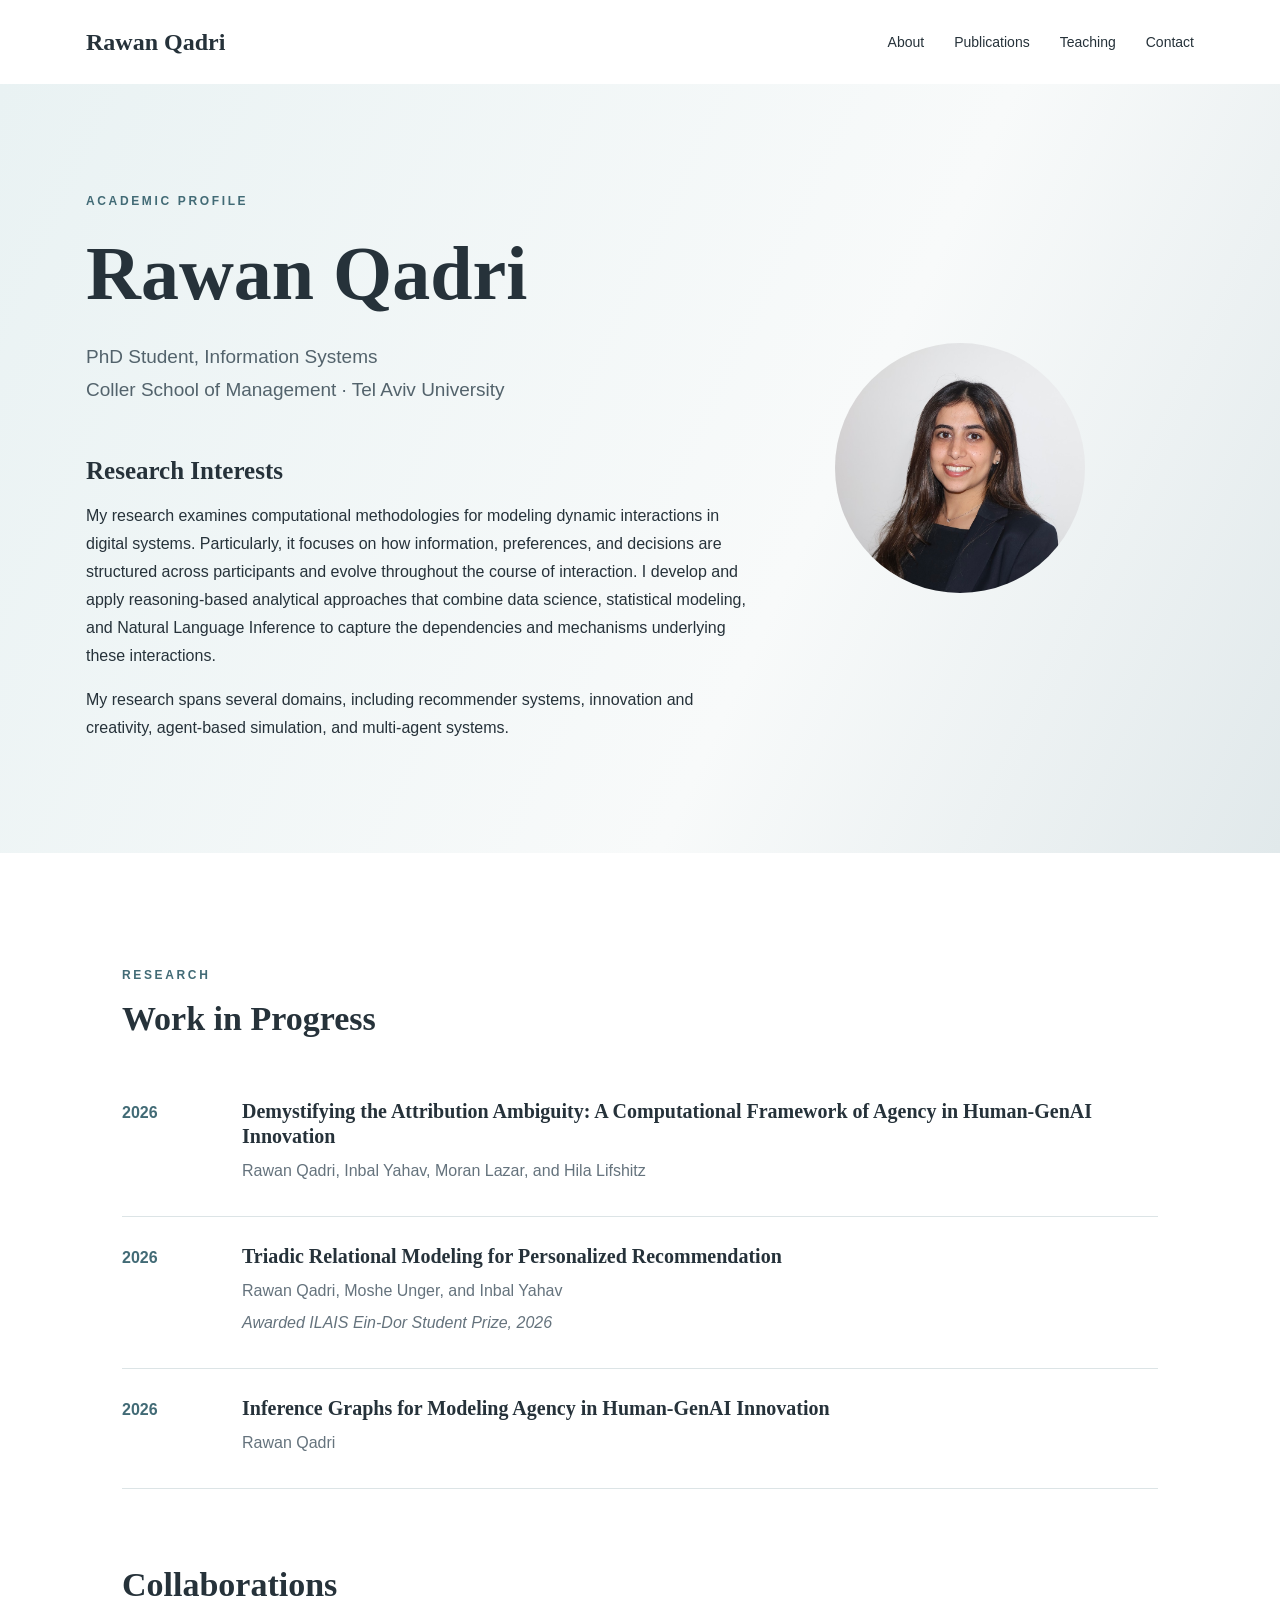
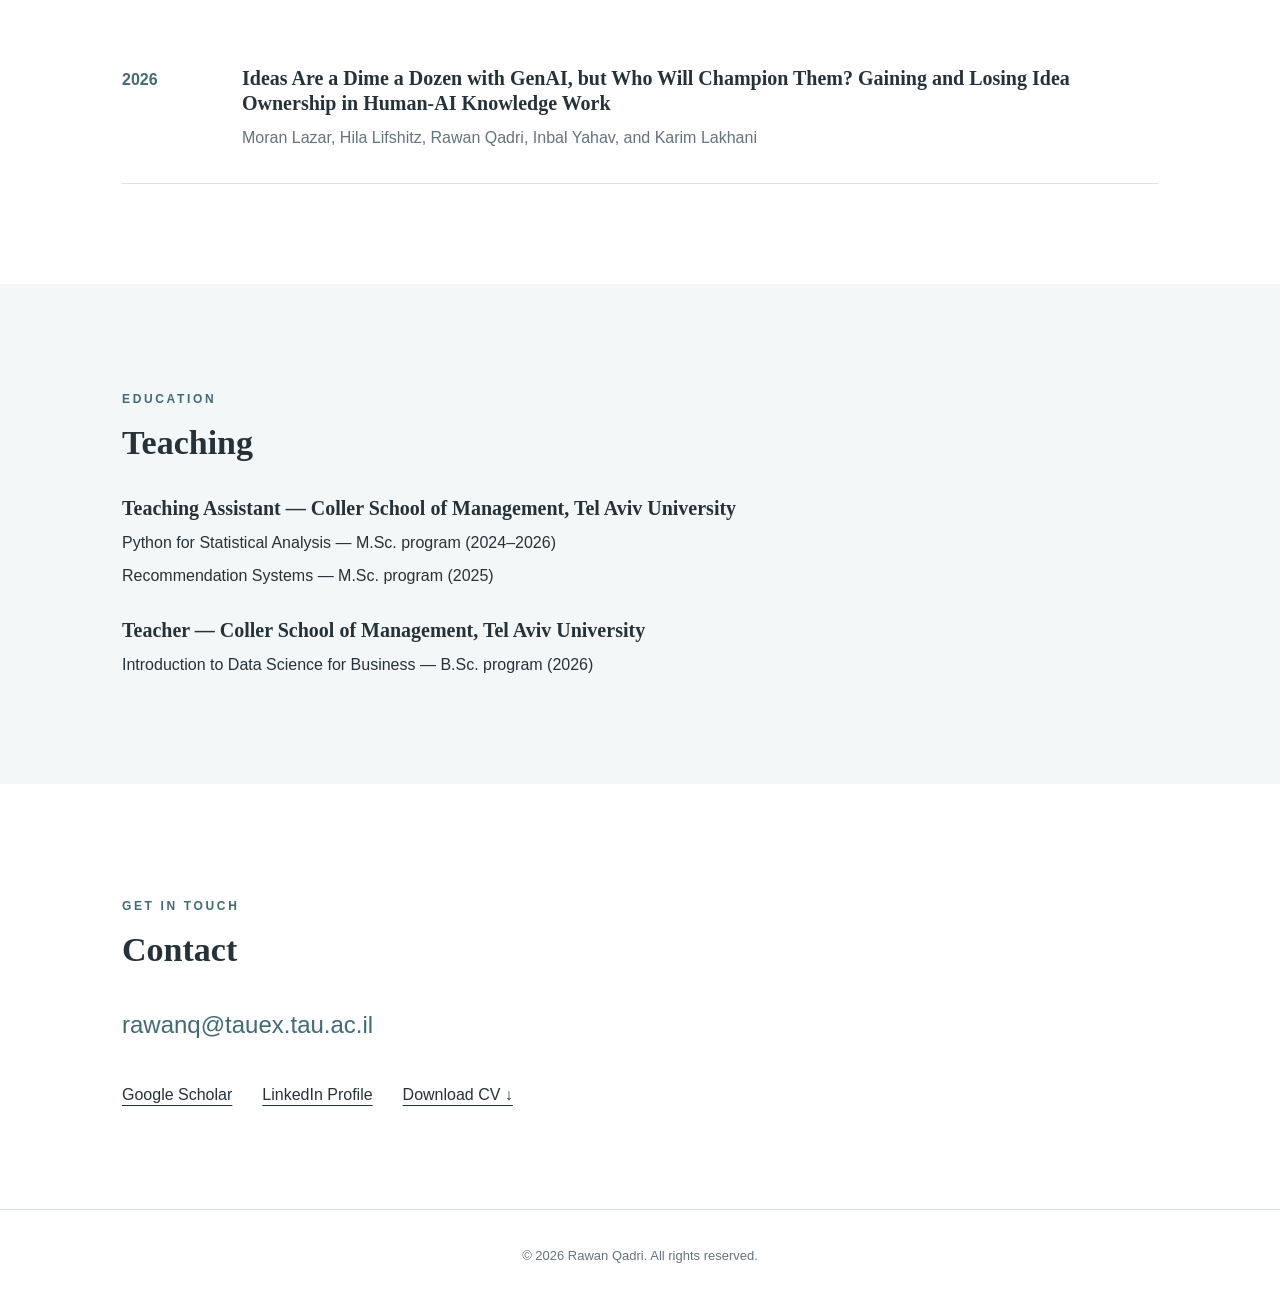
<file: index.html>
<!doctype html>
<html lang="en"><head><meta charset="utf-8"><meta name="viewport" content="width=device-width, initial-scale=1"><meta name="description" content="Rawan Qadri — research in information systems, computational modeling, and human–AI interaction."><meta name="google-site-verification" content="FJ1JWD-LuUbp-W0cw1Maz3On8VysgLFrquVm7u2qFA0" /><title>Rawan Qadri | Academic Website</title> <meta name="description" content="Academic website of Rawan Qadri. Research, publications, teaching, and academic activities."><link rel="stylesheet" href="style.css"></head>
<body><header class="top"><a class="brand" href="#about">Rawan Qadri</a><nav aria-label="Main navigation"><a href="#about">About</a><a href="#publications">Publications</a><a href="#teaching">Teaching</a><a href="#contact">Contact</a></nav></header>
<main><section class="hero" id="about"><div class="hero-copy"><p class="eyebrow">ACADEMIC PROFILE</p><h1>Rawan Qadri</h1><p class="subtitle">PhD Student, Information Systems<br>Coller School of Management · Tel Aviv University</p><h2>Research Interests</h2><p>My research examines computational methodologies for modeling dynamic interactions in digital systems. Particularly, it focuses on how information, preferences, and decisions are structured across participants and evolve throughout the course of interaction. I develop and apply reasoning-based analytical approaches that combine data science, statistical modeling, and Natural Language Inference to capture the dependencies and mechanisms underlying these interactions.</p><p>My research spans several domains, including recommender systems, innovation and creativity, agent-based simulation, and multi-agent systems.</p></div><img src="images/profile.jpeg" alt="Rawan Qadri" class="portrait"></section>
<section id="publications" class="section"><p class="eyebrow">RESEARCH</p><h2>Work in Progress</h2><article class="entry"><span class="year">2026</span><div><h3><a href="https://scholar.google.com/scholar?q=Demystifying+the+Attribution+Ambiguity+A+Computational+Framework+of+Agency+in+Human-GenAI+Innovation">Demystifying the Attribution Ambiguity: A Computational Framework of Agency in Human-GenAI Innovation</a></h3><p>Rawan Qadri, Inbal Yahav, Moran Lazar, and Hila Lifshitz</p></div></article><article class="entry"><span class="year">2026</span><div><h3>Triadic Relational Modeling for Personalized Recommendation</h3><p>Rawan Qadri, Moshe Unger, and Inbal Yahav</p><p class="award">Awarded ILAIS Ein-Dor Student Prize, 2026</p></div></article><article class="entry"><span class="year">2026</span><div><h3>Inference Graphs for Modeling Agency in Human-GenAI Innovation</h3><p>Rawan Qadri</p></div></article><h2 class="subsection">Collaborations</h2><article class="entry"><span class="year">2026</span><div><h3><a href="https://scholar.google.com/scholar?q=Ideas+Are+a+Dime+a+Dozen+with+GenAI+but+Who+Will+Champion+Them">Ideas Are a Dime a Dozen with GenAI, but Who Will Champion Them? Gaining and Losing Idea Ownership in Human-AI Knowledge Work</a></h3><p>Moran Lazar, Hila Lifshitz, Rawan Qadri, Inbal Yahav, and Karim Lakhani</p></div></article></section>
<section id="teaching" class="section alternate"><p class="eyebrow">EDUCATION</p><h2>Teaching</h2><h3>Teaching Assistant — Coller School of Management, Tel Aviv University</h3><p>Python for Statistical Analysis — M.Sc. program (2024–2026)</p><p>Recommendation Systems — M.Sc. program (2025)</p><h3>Teacher — Coller School of Management, Tel Aviv University</h3><p>Introduction to Data Science for Business — B.Sc. program (2026)</p></section>
<section id="contact" class="section contact"><p class="eyebrow">GET IN TOUCH</p><h2>Contact</h2><a class="email" href="mailto:rawanq@tauex.tau.ac.il">rawanq@tauex.tau.ac.il</a><div class="social"><a href="https://scholar.google.com/citations?user=w3xWrv0AAAAJ&hl=en&oi=ao">Google Scholar</a><a href="https://www.linkedin.com/in/rawan-qadri-473a1614b/">LinkedIn Profile</a><a href="Rawan_Qadri_CV.pdf" download class="cv-button">Download CV ↓</a></div></section></main><footer>© 2026 Rawan Qadri. All rights reserved.</footer></body></html>
</file>
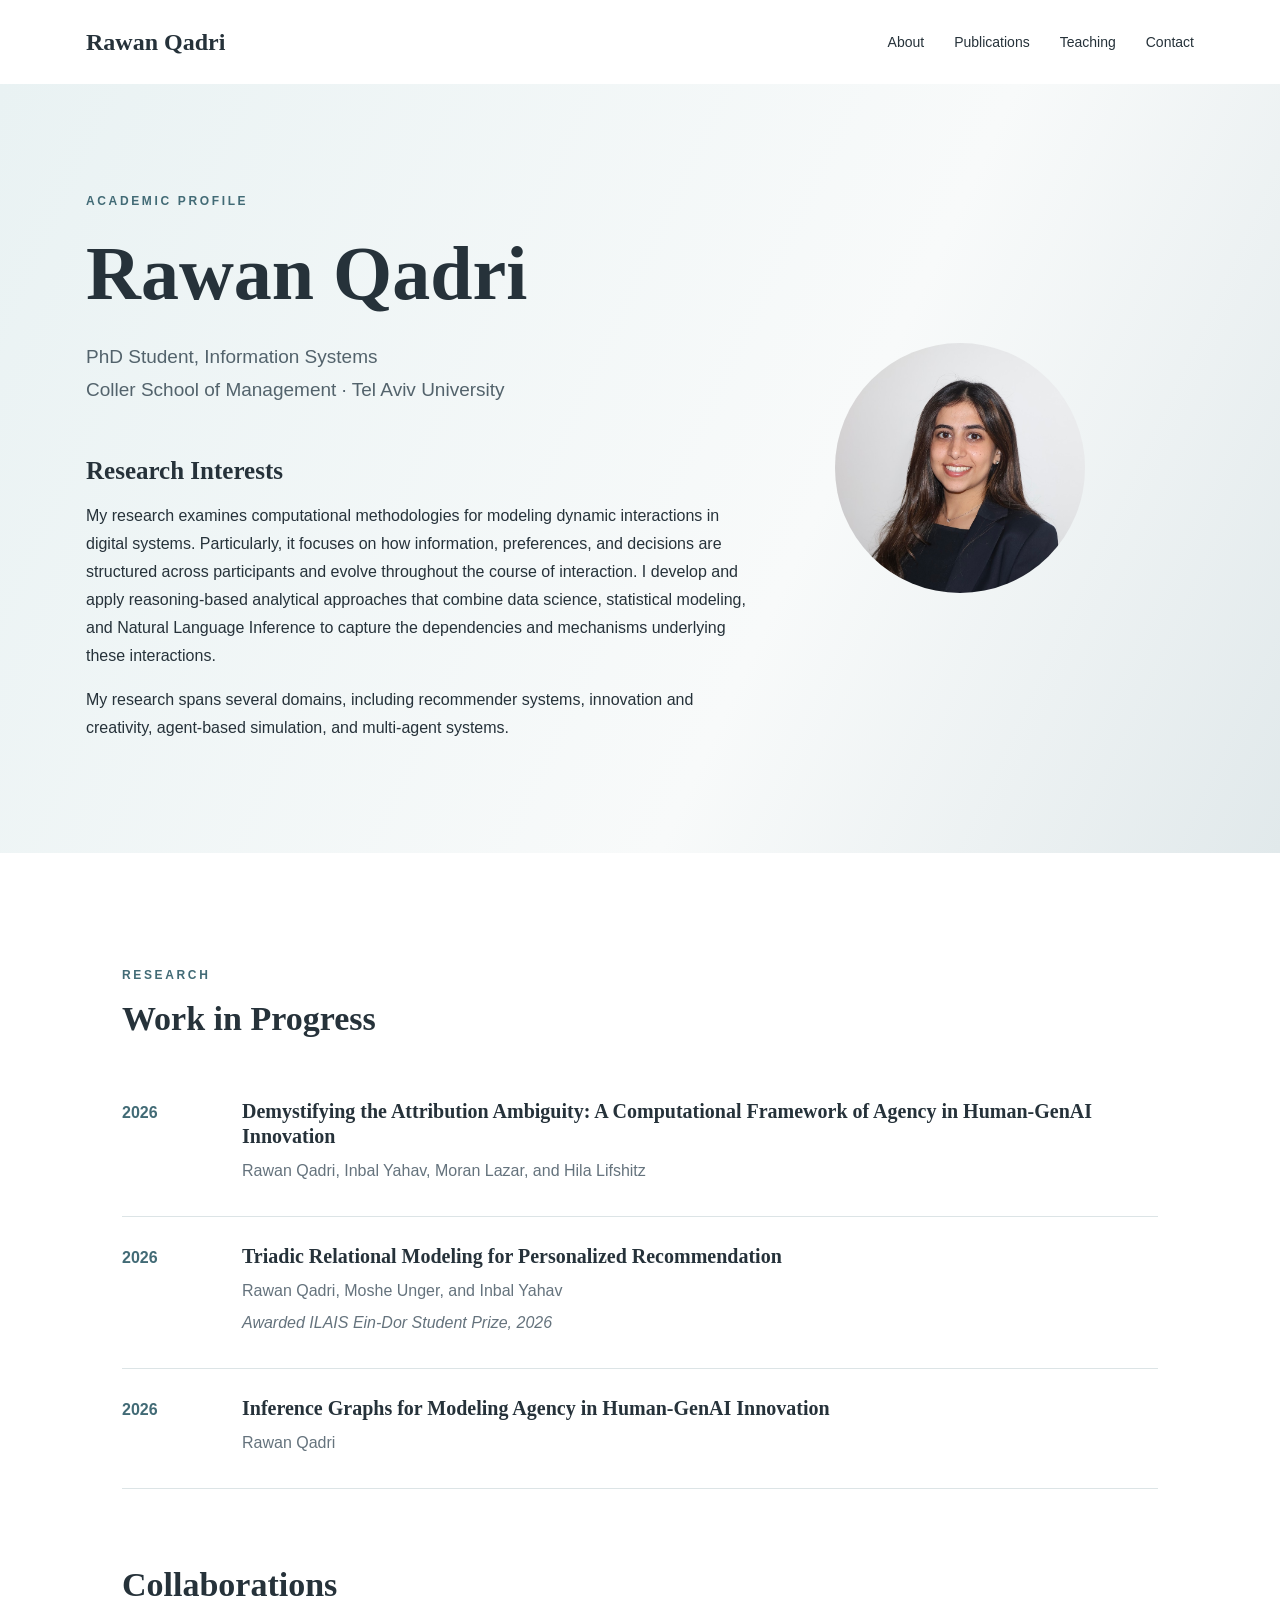
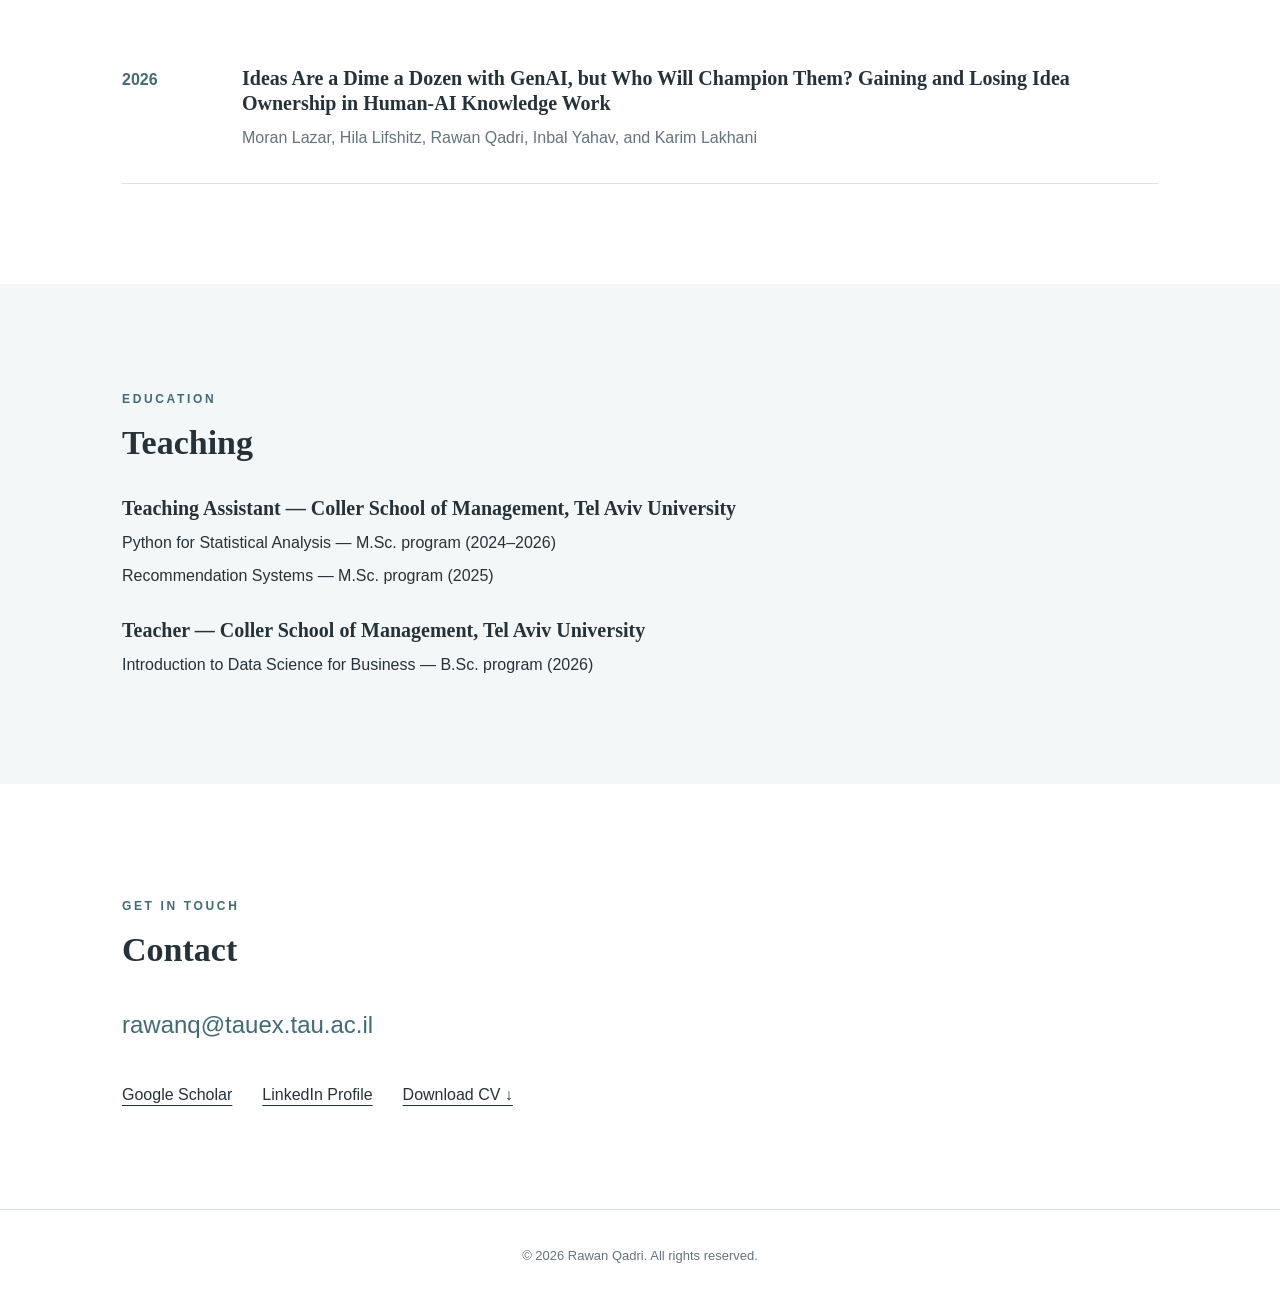
<file: rawanqadri-site/index.html>
<!doctype html>
<html lang="en"><head><meta charset="utf-8"><meta name="viewport" content="width=device-width, initial-scale=1"><meta name="description" content="Rawan Qadri — research in information systems, computational modeling, and human–AI interaction."><title>Rawan Qadri | Academic Website</title><link rel="stylesheet" href="style.css"></head>
<body><header class="top"><a class="brand" href="#about">Rawan Qadri</a><nav aria-label="Main navigation"><a href="#about">About</a><a href="#publications">Publications</a><a href="#teaching">Teaching</a><a href="#contact">Contact</a></nav></header>
<main><section class="hero" id="about"><div class="hero-copy"><p class="eyebrow">ACADEMIC PROFILE</p><h1>Rawan Qadri</h1><p class="subtitle">PhD Student, Information Systems<br>Coller School of Management · Tel Aviv University</p><h2>Research Interests</h2><p>My research examines computational methodologies for modeling dynamic interactions in digital systems. Particularly, it focuses on how information, preferences, and decisions are structured across participants and evolve throughout the course of interaction. I develop and apply reasoning-based analytical approaches that combine data science, statistical modeling, and Natural Language Inference to capture the dependencies and mechanisms underlying these interactions.</p><p>My research spans several domains, including recommender systems, innovation and creativity, agent-based simulation, and multi-agent systems.</p></div><img src="images/profile.jpeg" alt="Rawan Qadri" class="portrait"></section>
<section id="publications" class="section"><p class="eyebrow">RESEARCH</p><h2>Work in Progress</h2><article class="entry"><span class="year">2026</span><div><h3><a href="https://scholar.google.com/scholar?q=Demystifying+the+Attribution+Ambiguity+A+Computational+Framework+of+Agency+in+Human-GenAI+Innovation">Demystifying the Attribution Ambiguity: A Computational Framework of Agency in Human-GenAI Innovation</a></h3><p>Rawan Qadri, Inbal Yahav, Moran Lazar, and Hila Lifshitz</p></div></article><article class="entry"><span class="year">2026</span><div><h3>Triadic Relational Modeling for Personalized Recommendation</h3><p>Rawan Qadri, Moshe Unger, and Inbal Yahav</p><p class="award">Awarded ILAIS Ein-Dor Student Prize, 2026</p></div></article><article class="entry"><span class="year">2026</span><div><h3>Inference Graphs for Modeling Agency in Human-GenAI Innovation</h3><p>Rawan Qadri</p></div></article><h2 class="subsection">Collaborations</h2><article class="entry"><span class="year">2026</span><div><h3><a href="https://scholar.google.com/scholar?q=Ideas+Are+a+Dime+a+Dozen+with+GenAI+but+Who+Will+Champion+Them">Ideas Are a Dime a Dozen with GenAI, but Who Will Champion Them? Gaining and Losing Idea Ownership in Human-AI Knowledge Work</a></h3><p>Moran Lazar, Hila Lifshitz, Rawan Qadri, Inbal Yahav, and Karim Lakhani</p></div></article></section>
<section id="teaching" class="section alternate"><p class="eyebrow">EDUCATION</p><h2>Teaching</h2><h3>Teaching Assistant — Coller School of Management, Tel Aviv University</h3><p>Python for Statistical Analysis — M.Sc. program (2024–2026)</p><p>Recommendation Systems — M.Sc. program (2025)</p><h3>Teacher — Coller School of Management, Tel Aviv University</h3><p>Introduction to Data Science for Business — B.Sc. program (2026)</p></section>
<section id="contact" class="section contact"><p class="eyebrow">GET IN TOUCH</p><h2>Contact</h2><a class="email" href="mailto:rawanq@tauex.tau.ac.il">rawanq@tauex.tau.ac.il</a><div class="social"><a href="https://scholar.google.com/citations?user=w3xWrv0AAAAJ&hl=en&oi=ao">Google Scholar</a><a href="https://www.linkedin.com/in/rawan-qadri-473a1614b/">LinkedIn Profile</a><a href="Rawan_Qadri_CV.pdf" download class="cv-button">Download CV ↓</a></div></section></main><footer>© 2026 Rawan Qadri. All rights reserved.</footer></body></html>
</file>
<file: style.css>
:root{--ink:#26323a;--muted:#65737d;--accent:#426b76;--line:#dce4e6;--paper:#fff;--wash:#f3f7f7}*{box-sizing:border-box}html{scroll-behavior:smooth}body{margin:0;background:var(--paper);color:var(--ink);font:16px/1.75 Arial,Helvetica,sans-serif}a{color:inherit}a:hover{color:var(--accent)}.top{height:84px;max-width:1180px;margin:auto;padding:0 36px;display:flex;justify-content:space-between;align-items:center;gap:25px}.brand{font-family:Georgia,serif;font-size:24px;text-decoration:none;font-weight:bold}.top nav{display:flex;gap:30px}.top nav a{text-decoration:none;font-size:14px}.hero{background:linear-gradient(115deg,#e9f2f3 0%,#f8fafa 62%,#e1e9eb 100%);padding:95px max(36px,calc((100vw - 1108px)/2));display:grid;grid-template-columns:1.5fr .8fr;gap:75px;align-items:center}.eyebrow{letter-spacing:.22em;font-size:12px;font-weight:bold;color:var(--accent)}h1,h2,h3{font-family:Georgia,'Times New Roman',serif;line-height:1.25}h1{font-size:clamp(45px,6vw,76px);margin:14px 0}h2{font-size:34px;margin:12px 0 32px}h3{font-size:20px;margin:0 0 8px}.subtitle{font-size:19px;color:#53636c;margin-bottom:48px}.hero-copy>h2{font-size:25px;margin-bottom:12px}.hero-copy>p:not(.eyebrow):not(.subtitle){max-width:680px}.portrait {
    width: 250px;
    height: 250px;
    object-fit: cover;
    object-position: center;
    border-radius: 70%;
};.cv-button {
    display: inline-block;
    padding: 12px 24px;
    background-color: #234b63;
    color: white;
    text-decoration: none;
    border-radius: 8px;
    font-weight: 600;
    margin-top: 15px;
}

.cv-button:hover {
    background-color: #163548;
};display:grid;place-items:center;box-shadow:20px 20px 0 #d9e6e8}.portrait span{font:90px Georgia,serif;color:#fff9}.section{max-width:1108px;margin:auto;padding:100px 36px}.entry{display:grid;grid-template-columns:90px 1fr;gap:30px;padding:27px 0;border-bottom:1px solid var(--line)}.entry p{margin:4px 0;color:var(--muted)}.entry h3 a{text-decoration:none}.year{font-weight:bold;color:var(--accent)}.award{font-style:italic}.subsection{margin-top:75px}.alternate{max-width:none;background:var(--wash);padding-left:max(36px,calc((100vw - 1036px)/2));padding-right:max(36px,calc((100vw - 1036px)/2))}.alternate h3{margin-top:28px}.alternate p{margin:5px 0}.contact .email{font-size:24px;text-decoration:none;color:var(--accent)}.social{display:flex;flex-wrap:wrap;gap:30px;margin-top:35px}.social a{text-underline-offset:5px}footer{text-align:center;padding:35px;color:var(--muted);border-top:1px solid var(--line);font-size:13px}@media(max-width:760px){.top{height:auto;align-items:flex-start;flex-direction:column;padding:20px 24px}.top nav{gap:18px;flex-wrap:wrap}.hero{grid-template-columns:1fr;padding:60px 24px;gap:35px}.portrait{width:210px;justify-self:center;grid-row:1;box-shadow:12px 12px 0 #d9e6e8}.portrait span{font-size:65px}.section,.alternate{padding:65px 24px}.entry{grid-template-columns:1fr;gap:4px}.social{gap:20px}}
</file>
<file: rawanqadri-site/style.css>
:root{--ink:#26323a;--muted:#65737d;--accent:#426b76;--line:#dce4e6;--paper:#fff;--wash:#f3f7f7}*{box-sizing:border-box}html{scroll-behavior:smooth}body{margin:0;background:var(--paper);color:var(--ink);font:16px/1.75 Arial,Helvetica,sans-serif}a{color:inherit}a:hover{color:var(--accent)}.top{height:84px;max-width:1180px;margin:auto;padding:0 36px;display:flex;justify-content:space-between;align-items:center;gap:25px}.brand{font-family:Georgia,serif;font-size:24px;text-decoration:none;font-weight:bold}.top nav{display:flex;gap:30px}.top nav a{text-decoration:none;font-size:14px}.hero{background:linear-gradient(115deg,#e9f2f3 0%,#f8fafa 62%,#e1e9eb 100%);padding:95px max(36px,calc((100vw - 1108px)/2));display:grid;grid-template-columns:1.5fr .8fr;gap:75px;align-items:center}.eyebrow{letter-spacing:.22em;font-size:12px;font-weight:bold;color:var(--accent)}h1,h2,h3{font-family:Georgia,'Times New Roman',serif;line-height:1.25}h1{font-size:clamp(45px,6vw,76px);margin:14px 0}h2{font-size:34px;margin:12px 0 32px}h3{font-size:20px;margin:0 0 8px}.subtitle{font-size:19px;color:#53636c;margin-bottom:48px}.hero-copy>h2{font-size:25px;margin-bottom:12px}.hero-copy>p:not(.eyebrow):not(.subtitle){max-width:680px}.portrait {
    width: 250px;
    height: 250px;
    object-fit: cover;
    object-position: center;
    border-radius: 70%;
};.cv-button {
    display: inline-block;
    padding: 12px 24px;
    background-color: #234b63;
    color: white;
    text-decoration: none;
    border-radius: 8px;
    font-weight: 600;
    margin-top: 15px;
}

.cv-button:hover {
    background-color: #163548;
};display:grid;place-items:center;box-shadow:20px 20px 0 #d9e6e8}.portrait span{font:90px Georgia,serif;color:#fff9}.section{max-width:1108px;margin:auto;padding:100px 36px}.entry{display:grid;grid-template-columns:90px 1fr;gap:30px;padding:27px 0;border-bottom:1px solid var(--line)}.entry p{margin:4px 0;color:var(--muted)}.entry h3 a{text-decoration:none}.year{font-weight:bold;color:var(--accent)}.award{font-style:italic}.subsection{margin-top:75px}.alternate{max-width:none;background:var(--wash);padding-left:max(36px,calc((100vw - 1036px)/2));padding-right:max(36px,calc((100vw - 1036px)/2))}.alternate h3{margin-top:28px}.alternate p{margin:5px 0}.contact .email{font-size:24px;text-decoration:none;color:var(--accent)}.social{display:flex;flex-wrap:wrap;gap:30px;margin-top:35px}.social a{text-underline-offset:5px}footer{text-align:center;padding:35px;color:var(--muted);border-top:1px solid var(--line);font-size:13px}@media(max-width:760px){.top{height:auto;align-items:flex-start;flex-direction:column;padding:20px 24px}.top nav{gap:18px;flex-wrap:wrap}.hero{grid-template-columns:1fr;padding:60px 24px;gap:35px}.portrait{width:210px;justify-self:center;grid-row:1;box-shadow:12px 12px 0 #d9e6e8}.portrait span{font-size:65px}.section,.alternate{padding:65px 24px}.entry{grid-template-columns:1fr;gap:4px}.social{gap:20px}}
</file>
